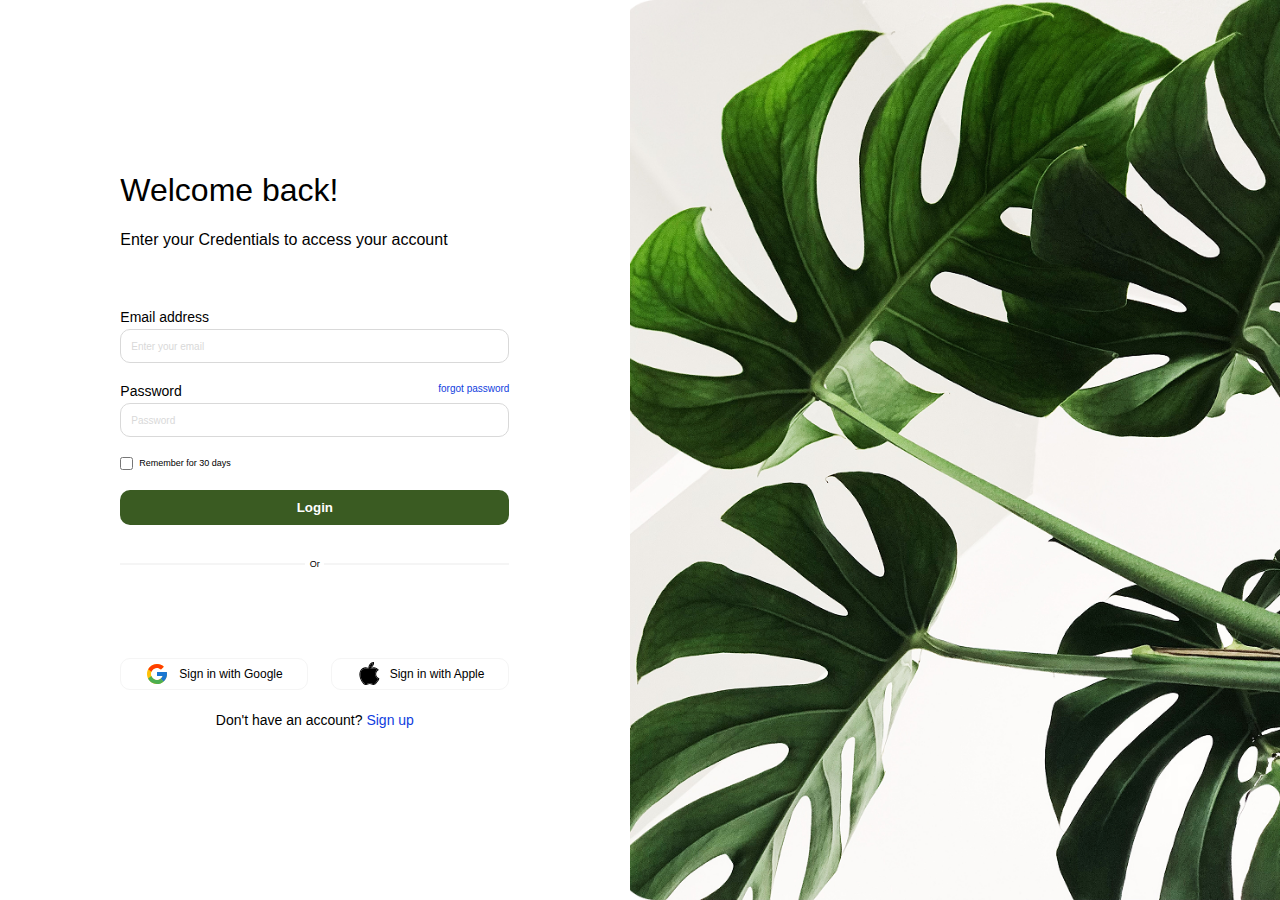
<file: index.html>
<!DOCTYPE html>
<html lang="en">
  <head>
    <meta charset="UTF-8" />
    <meta name="viewport" content="width=device-width, initial-scale=1.0" />
    <title>Sign In</title>
    <link rel="stylesheet" href="./pages/signin/styles.css" />
  </head>
  <body>
    <main>
      <section>
        <div class="form-container">
          <h1>Welcome back!</h1>
          <p>Enter your Credentials to access your account</p>
          <form id="loginForm">
            <fieldset>
              <label for="email">Email address</label>
              <input
                placeholder="Enter your email"
                type="email"
                name="email"
                id="email"
                required
              />
            </fieldset>
            <fieldset>
              <div class="title-wrapper">
                <label for="password">Password</label>
                <a href="#">forgot password</a>
              </div>
              <input
                placeholder="Password"
                type="password"
                name="password"
                id="password"
                required
              />
            </fieldset>
            <fieldset class="checkbox">
              <input type="checkbox" name="remember" id="remember" />
              <label for="remember">Remember for 30 days</label>
            </fieldset>
            <button type="submit">Login</button>
          </form>
          <div class="divider">
            <div class="line"></div>
            <p>Or</p>
            <div class="line"></div>
          </div>
          <div class="sso-container">
            <button>
              <img
                src="./pages/assets/icons/google-logo.svg"
                alt="logo google"
              />
              <p>Sign in with Google</p>
            </button>
            <button>
              <img
                src="./pages/assets/icons/apple-logo.svg"
                alt="logo apple"
              />
              <p>Sign in with Apple</p>
            </button>
          </div>
          <p class="redirect-sign-up">
            Don't have an account?
            <a href=".pages/signup/index.html"> Sign up</a>
          </p>
        </div>
      </section>
      <img
        src="./pages/assets/images/costela-de-adao.png"
        alt="foto de uma planta costela de adao"
      />
    </main>

    <!-- Script para envio do formulário -->
    <script>
      const form = document.getElementById("loginForm");

      form.addEventListener("submit", async (event) => {
        event.preventDefault(); // impede o reload da página

        const email = document.getElementById("email").value;
        const password = document.getElementById("password").value;

        // Corpo da requisição em JSON
        const user = { email, password };

        try {
          const response = await fetch("http://localhost:8080/login", {
            method: "POST",
            headers: {
              "Content-Type": "application/json",
            },
            body: JSON.stringify(user),
          });

          const data = await response.text(); // sua API retorna texto simples
          alert(data); // exibe a resposta ("Usuário logado", "Senha incorreta", etc.)
        } catch (error) {
          console.error("Erro:", error);
          alert("Erro ao conectar ao servidor.");
        }
      });
    </script>
  </body>
</html>
</file>
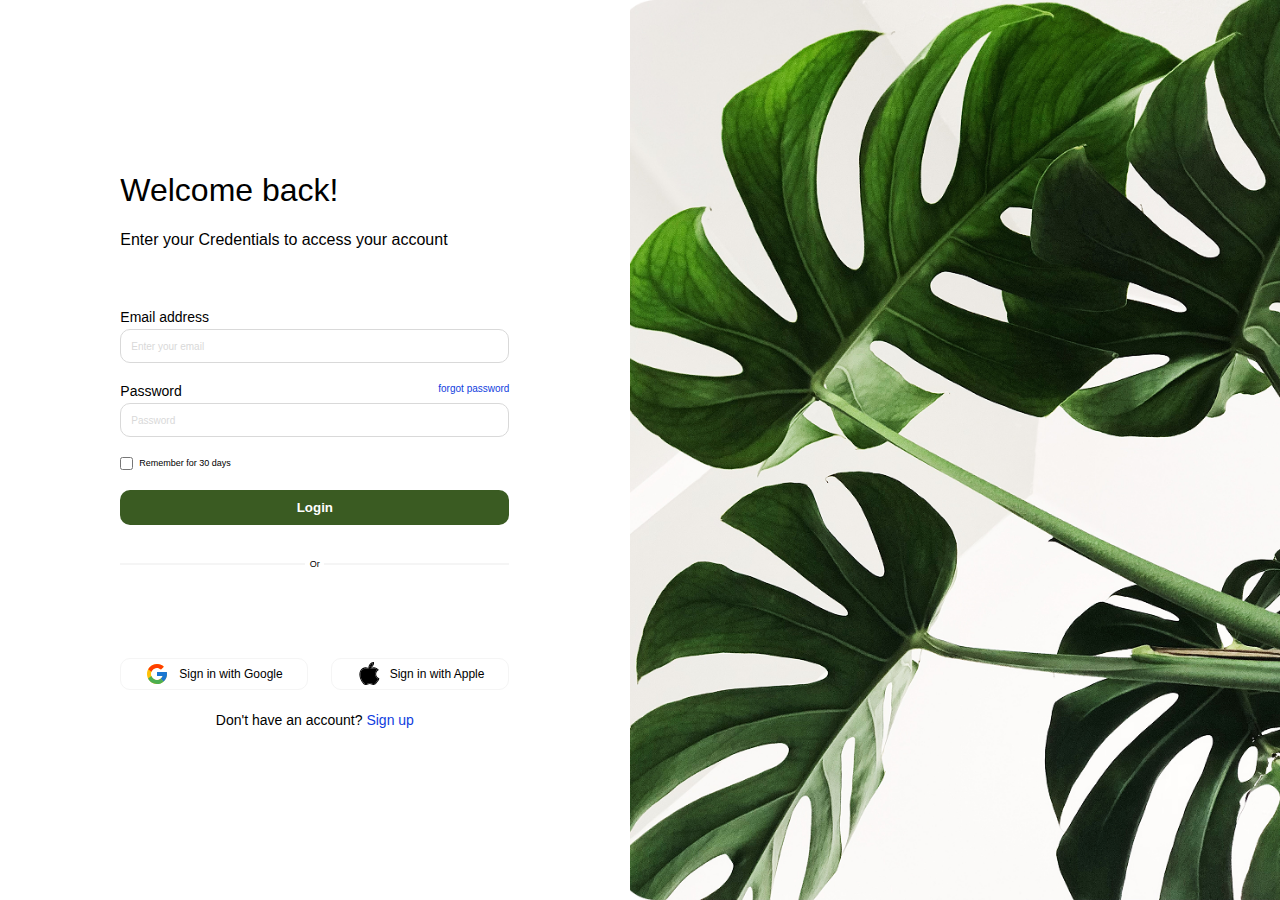
<file: pages/signin/index.html>
<!DOCTYPE html>
<html lang="en">
  <head>
    <meta charset="UTF-8" />
    <meta name="viewport" content="width=device-width, initial-scale=1.0" />
    <title>Sign In</title>
    <link rel="stylesheet" href="./styles.css" />
  </head>
  <body>
    <main>
      <section>
        <div class="form-container">
          <h1>Welcome back!</h1>
          <p>Enter your Credentials to access your account</p>
          <form id="loginForm">
            <fieldset>
              <label for="email">Email address</label>
              <input
                placeholder="Enter your email"
                type="email"
                name="email"
                id="email"
                required
              />
            </fieldset>
            <fieldset>
              <div class="title-wrapper">
                <label for="password">Password</label>
                <a href="#">forgot password</a>
              </div>
              <input
                placeholder="Password"
                type="password"
                name="password"
                id="password"
                required
              />
            </fieldset>
            <fieldset class="checkbox">
              <input type="checkbox" name="remember" id="remember" />
              <label for="remember">Remember for 30 days</label>
            </fieldset>
            <button type="submit">Login</button>
          </form>
          <div class="divider">
            <div class="line"></div>
            <p>Or</p>
            <div class="line"></div>
          </div>
          <div class="sso-container">
            <button>
              <img src="../assets/icons/google-logo.svg" alt="logo google" />
              <p>Sign in with Google</p>
            </button>
            <button>
              <img src="../assets/icons/apple-logo.svg" alt="logo apple" />
              <p>Sign in with Apple</p>
            </button>
          </div>
          <p class="redirect-sign-up">Don't have an account? <a> Sign up</a></p>
        </div>
      </section>
      <img
        src="../assets/images/costela-de-adao.png"
        alt="foto de uma planta costela de adao"
      />
    </main>

    <!-- Script para envio do formulário -->
    <script>
      const form = document.getElementById("loginForm");

      form.addEventListener("submit", async (event) => {
        event.preventDefault(); // impede o reload da página

        const email = document.getElementById("email").value;
        const password = document.getElementById("password").value;

        // Corpo da requisição em JSON
        const user = { email, password };

        try {
          const response = await fetch("http://localhost:8080/login", {
            method: "POST",
            headers: {
              "Content-Type": "application/json",
            },
            body: JSON.stringify(user),
          });

          const data = await response.text(); // sua API retorna texto simples
          alert(data); // exibe a resposta ("Usuário logado", "Senha incorreta", etc.)
        } catch (error) {
          console.error("Erro:", error);
          alert("Erro ao conectar ao servidor.");
        }
      });
    </script>
  </body>
</html>
</file>
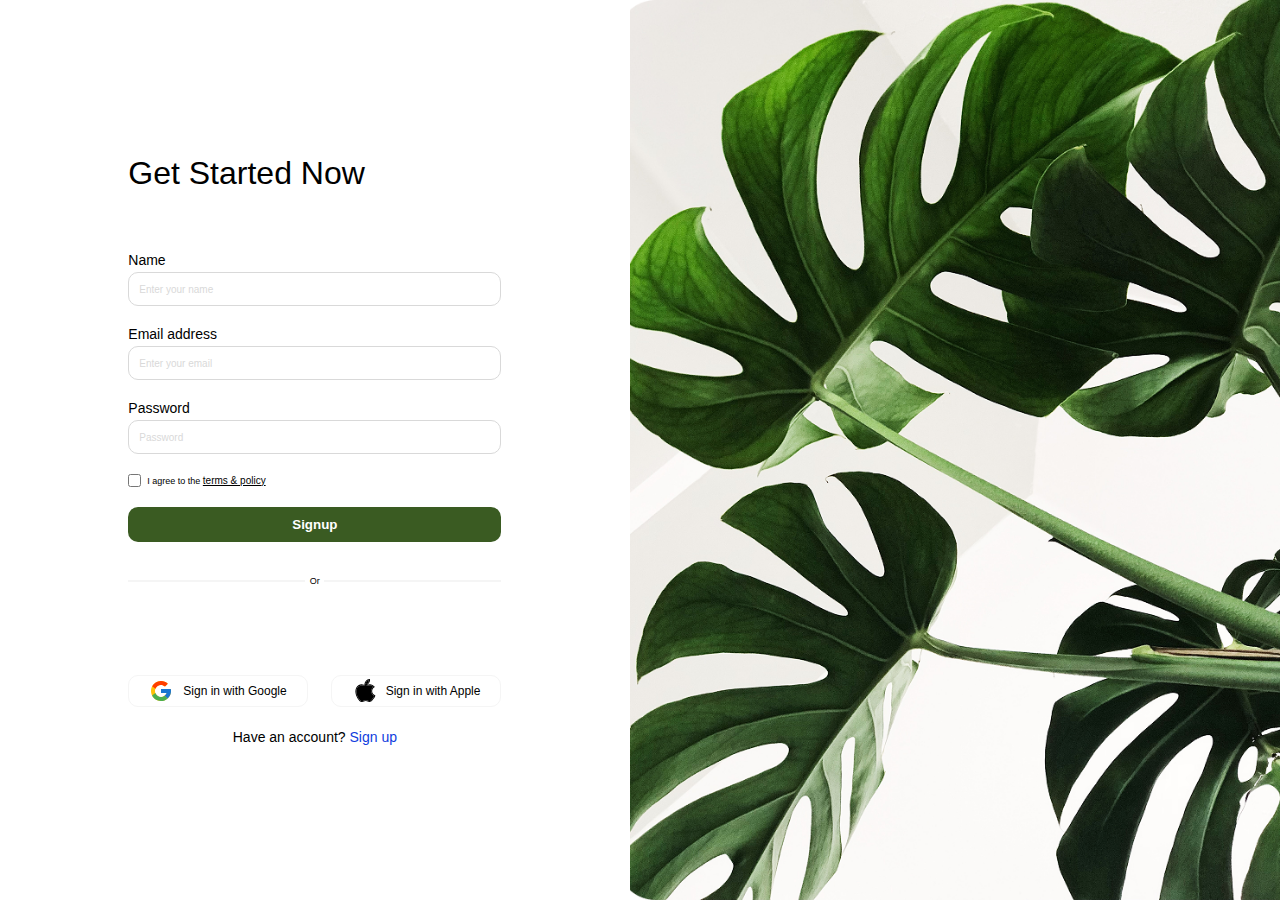
<file: pages/signup/index.html>
<!DOCTYPE html>
<html lang="en">
  <head>
    <meta charset="UTF-8" />
    <meta name="viewport" content="width=device-width, initial-scale=1.0" />
    <title>Signup</title>
    <link rel="stylesheet" href="./styles.css" />
  </head>
  <body>
    <main>
      <section>
        <div class="form-container">
          <h1>Get Started Now</h1>
          <form id="loginForm">
            <fieldset>
              <label for="name">Name</label>
              <input
                placeholder="Enter your name"
                type="name"
                name="name"
                id="name"
                required
              />
            </fieldset>
            <fieldset>
              <label for="email">Email address</label>
              <input
                placeholder="Enter your email"
                type="email"
                name="email"
                id="email"
                required
              />
            </fieldset>
            <fieldset>
              <div class="title-wrapper">
                <label for="password">Password</label>
                <a href="#"></a>
              </div>
              <input
                placeholder="Password"
                type="password"
                name="password"
                id="password"
                required
              />
            </fieldset>
            <fieldset class="checkbox">
              <input type="checkbox" name="remember" id="remember" />
              <label for="remember">
                I agree to the
                <a href="#" class="terms-link">terms & policy</a></label
              >
            </fieldset>
            <button type="submit">Signup</button>
          </form>
          <div class="divider">
            <div class="line"></div>
            <p>Or</p>
            <div class="line"></div>
          </div>
          <div class="sso-container">
            <button>
              <img src="../assets/icons/google-logo.svg" alt="logo google" />
              <p>Sign in with Google</p>
            </button>
            <button>
              <img src="../assets/icons/apple-logo.svg" alt="logo apple" />
              <p>Sign in with Apple</p>
            </button>
          </div>
          <p class="redirect-sign-up">
            Have an account? <a href="/TelaLogin-main/index.html"> Sign up</a>
          </p>
        </div>
      </section>
      <img
        src="../assets/images/costela-de-adao.png"
        alt="foto de uma planta costela de adao"
      />
    </main>

    <!-- Script para envio do formulário -->
    <script>
      const form = document.getElementById("loginForm");

      form.addEventListener("submit", async (event) => {
        event.preventDefault(); // impede o reload da página

        const email = document.getElementById("email").value;
        const password = document.getElementById("password").value;

        // Corpo da requisição em JSON
        const user = { email, password };

        try {
          const response = await fetch("http://localhost:8080/login", {
            method: "POST",
            headers: {
              "Content-Type": "application/json",
            },
            body: JSON.stringify(user),
          });

          const data = await response.text(); // sua API retorna texto simples
          alert(data); // exibe a resposta ("Usuário logado", "Senha incorreta", etc.)
        } catch (error) {
          console.error("Erro:", error);
          alert("Erro ao conectar ao servidor.");
        }
      });
    </script>
  </body>
</html>
</file>
<file: pages/signin/styles.css>
@import url("../styles/global.css");

main {
    width: 100vw;
    height: 100vh;

    display: flex;
}

section {
    width: 49.2%;

    display: flex;
    flex-direction: column;
    align-items: center;
    justify-content: center;
}

h1 {
    font-size: 32px;
    font-weight: 500;
    font-style: normal;
    color: var(--black);
}

.form-container > p {
    font-size: 16px;
    font-weight: 500;
    color: black;
    margin-top: 22px;
}

form {
    display: flex;
    flex-direction: column;
    gap: 20px;
    margin-top: 60px;
}

fieldset {
    display: flex;
    flex-direction: column;
    gap: 4px;
}
.checkbox {
    flex-direction: row;
    gap: 6px;
    justify-content: flex-start;
    align-items: center;
}

.checkbox > label {
    font-size: 9px;
}

form button {
    height: 35.4px;
    background-color: var(--green);
    border-radius: 10px;
    font-weight: 700;
    font-style: normal;
    color: var(--white);
}

.title-wrapper {
    display: flex;
    justify-content: space-between;
}


img {
    object-fit: cover;
    width: 50.8%;
}

label {
 font-size: 14px;
 font-weight: 500;
 color: var(--black);   
}
input[type="password"], input[type="email"] {
    border: 1px solid var(--gray);
    border-radius: 10px;
    padding: 8.5px 10px;
}

input::placeholder {
    font-size: 10px;
    font-weight: 500;
    color: var(--gray);
}

a {
font-size: 10px;
font-weight: 500;
color: var(--blue);
}

.divider {
    width: 100%;
    display: flex;
    justify-content: center;
    align-items: center;
    gap: 4.5px;
    margin-top: 34px;
}


.line {
    width: 100%;
    height: 2px;
    background-color: var(--border-gray);
}

.divider > p {
    font-size: 9px;
    color: var(--black);
    font-weight: 500;
    margin: 4.5px 6;
}
.sso-container {

    display: flex;
    justify-content: center;
    align-items: center;
    gap: 23px;
    margin-top: 89px;
}

.sso-container img{
    width: 24px;
    height: 24px;
}

.sso-container p {
    font-size: 12px;
    font-family: "Poppins", sans-serif;
    font-weight: 500;
    font-style: normal;
}

.sso-container button {
    height: 32px;
    gap: 10px;
    padding: 4px 24px;
    border: 1px solid var(--border-gray);
    border-radius: 10px;

    display: flex;
    justify-content: center;
    align-items: center;

}

.redirect-sign-up {
    font-size: 14px !important;
    color: var(--black);
    justify-self: center;
    margin-top: 22px;
}

.redirect-sign-up a {
    font-size: 14px;
    color: var(--blue);
}
</file>
<file: pages/signup/styles.css>
@import url("../styles/global.css");

main {
    width: 100vw;
    height: 100vh;

    display: flex;
}

section {
    width: 49.2%;

    display: flex;
    flex-direction: column;
    align-items: center;
    justify-content: center;
}

h1 {
    font-size: 32px;
    font-weight: 500;
    font-style: normal;
    color: var(--black);
}

.form-container > p {
    font-size: 16px;
    font-weight: 500;
    color: black;
    margin-top: 22px;
}

form {
    display: flex;
    flex-direction: column;
    gap: 20px;
    margin-top: 60px;
}

fieldset {
    display: flex;
    flex-direction: column;
    gap: 4px;
}
.checkbox {
    flex-direction: row;
    gap: 6px;
    justify-content: flex-start;
    align-items: center;
}

.checkbox > label {
    font-size: 9px;
}

.terms-link {
    text-decoration: underline;
    color: inherit;
}

form button {
    height: 35.4px;
    background-color: var(--green);
    border-radius: 10px;
    font-weight: 700;
    font-style: normal;
    color: var(--white);
}

.title-wrapper {
    display: flex;
    justify-content: space-between;
}


img {
    object-fit: cover;
    width: 50.8%;
}

label {
 font-size: 14px;
 font-weight: 500;
 color: var(--black);   
}
input[type="name"], input[type="password"], input[type="email"] {
    border: 1px solid var(--gray);
    border-radius: 10px;
    padding: 8.5px 10px;
}

input::placeholder {
    font-size: 10px;
    font-weight: 500;
    color: var(--gray);
}

a {
font-size: 10px;
font-weight: 500;
color: var(--blue);
}

.divider {
    width: 100%;
    display: flex;
    justify-content: center;
    align-items: center;
    gap: 4.5px;
    margin-top: 34px;
}


.line {
    width: 100%;
    height: 2px;
    background-color: var(--border-gray);
}

.divider > p {
    font-size: 9px;
    color: var(--black);
    font-weight: 500;
    margin: 4.5px 6;
}
.sso-container {

    display: flex;
    justify-content: center;
    align-items: center;
    gap: 23px;
    margin-top: 89px;
}

.sso-container img{
    width: 24px;
    height: 24px;
}

.sso-container p {
    font-size: 12px;
    font-family: "Poppins", sans-serif;
    font-weight: 500;
    font-style: normal;
}

.sso-container button {
    height: 32px;
    gap: 10px;
    padding: 4px 20px;
    border: 1px solid var(--border-gray);
    border-radius: 10px;

    display: flex;
    justify-content: center;
    align-items: center;

}

.redirect-sign-up {
    font-size: 14px !important;
    color: var(--black);
    justify-self: center;
    margin-top: 22px;
}

.redirect-sign-up a {
    font-size: 14px;
    color: var(--blue);
}
</file>
